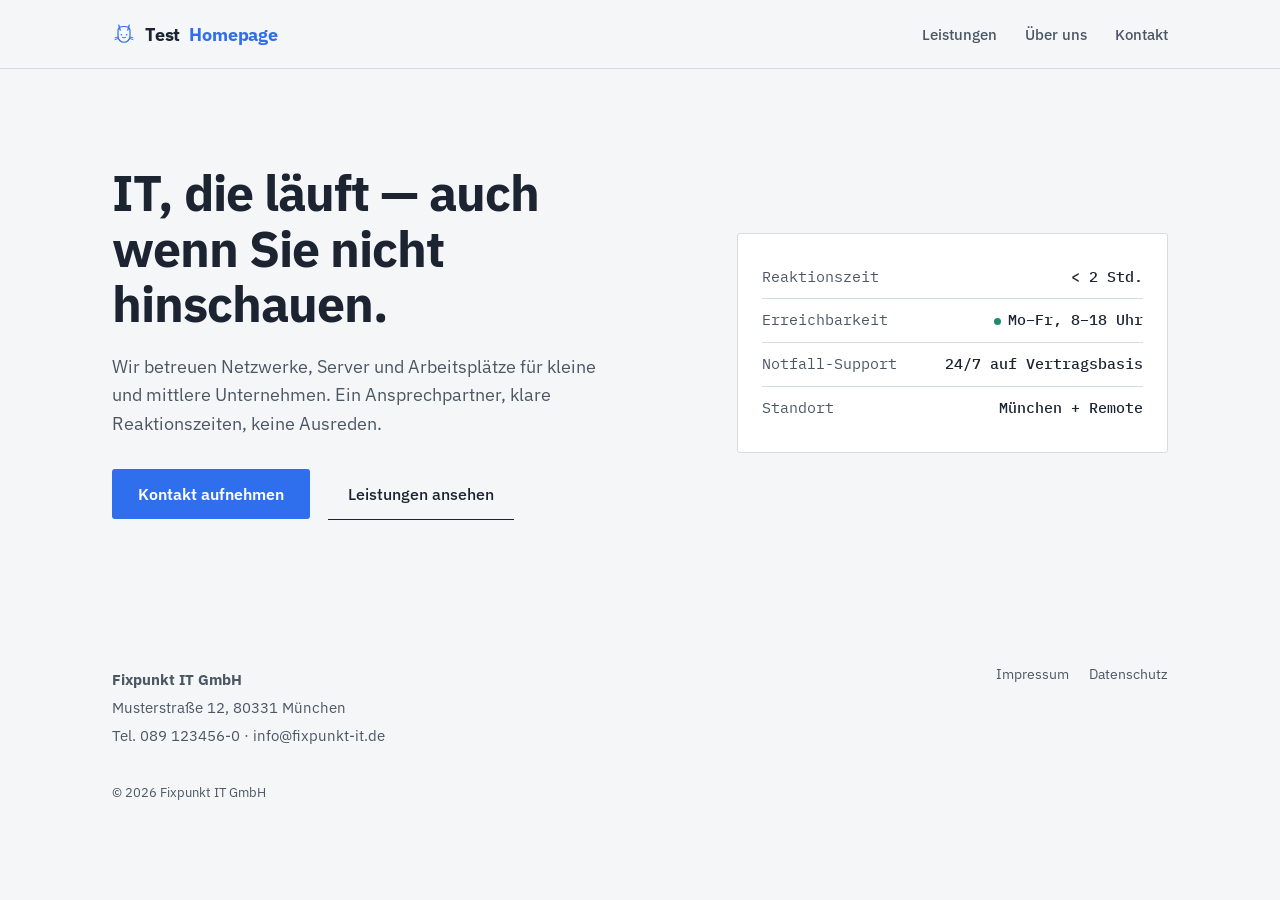
<file: index.html>
<!DOCTYPE html>
<html lang="de">
<head>
<meta charset="UTF-8">
<meta name="viewport" content="width=device-width, initial-scale=1.0">
<title>Fixpunkt IT — IT-Systemhaus</title>
<meta name="description" content="Fixpunkt IT — Netzwerke, Server, Cloud und IT-Support für Unternehmen.">
<link rel="preconnect" href="https://fonts.googleapis.com">
<link rel="preconnect" href="https://fonts.gstatic.com" crossorigin>
<link href="https://fonts.googleapis.com/css2?family=IBM+Plex+Sans:wght@400;500;600;700&family=IBM+Plex+Mono:wght@400;500&display=swap" rel="stylesheet">
<link rel="stylesheet" href="style.css">
</head>
<body>

<header>
  <div class="wrap">
    <a href="index.html" class="brand">
      <svg class="brand-icon" width="24" height="24" viewBox="0 0 32 32" fill="none" xmlns="http://www.w3.org/2000/svg" aria-hidden="true">
        <path d="M9 4L11 11M23 4L21 11" stroke="currentColor" stroke-width="1.6" stroke-linecap="round"/>
        <path d="M8 11C8 8 10 6 16 6C22 6 24 8 24 11V19C24 23.4183 20.4183 27 16 27C11.5817 27 8 23.4183 8 19V11Z" stroke="currentColor" stroke-width="1.6" stroke-linejoin="round"/>
        <circle cx="12.5" cy="17" r="1.1" fill="currentColor"/>
        <circle cx="19.5" cy="17" r="1.1" fill="currentColor"/>
        <path d="M14 20.5C14.6 21.1 17.4 21.1 18 20.5" stroke="currentColor" stroke-width="1.4" stroke-linecap="round"/>
        <path d="M8 20L4 21M8 22L4 23.5M24 20L28 21M24 22L28 23.5" stroke="currentColor" stroke-width="1.2" stroke-linecap="round"/>
      </svg>
      Test<span>Homepage</span></a>
    <nav aria-label="Hauptnavigation">
      <ul>
        <li><a href="leistungen.html">Leistungen</a></li>
        <li><a href="ueber-uns.html">Über uns</a></li>
        <li><a href="kontakt.html">Kontakt</a></li>
      </ul>
    </nav>
  </div>
</header>

<main>
  <section class="hero">
    <div class="wrap">
      <div>
        <h1>IT, die läuft — auch wenn Sie nicht hinschauen.</h1>
        <p class="lead">Wir betreuen Netzwerke, Server und Arbeitsplätze für kleine und mittlere Unternehmen. Ein Ansprechpartner, klare Reaktionszeiten, keine Ausreden.</p>
        <a href="kontakt.html" class="btn">Kontakt aufnehmen</a>
        <a href="leistungen.html" class="btn-ghost">Leistungen ansehen</a>
      </div>
      <div class="status-panel mono" aria-hidden="true">
        <div class="row"><span class="label">Reaktionszeit</span><span class="val">&lt; 2 Std.</span></div>
        <div class="row"><span class="label">Erreichbarkeit</span><span class="val"><span class="dot"></span>Mo–Fr, 8–18 Uhr</span></div>
        <div class="row"><span class="label">Notfall-Support</span><span class="val">24/7 auf Vertragsbasis</span></div>
        <div class="row"><span class="label">Standort</span><span class="val">München + Remote</span></div>
      </div>
    </div>
  </section>
</main>

<footer>
  <div class="wrap">
    <div class="contact">
      <p><strong>Fixpunkt IT GmbH</strong></p>
      <p>Musterstraße 12, 80331 München</p>
      <p>Tel. 089 123456-0 · info@fixpunkt-it.de</p>
    </div>
    <div class="legal">
      <a href="impressum.html">Impressum</a>
      <a href="datenschutz.html">Datenschutz</a>
    </div>
  </div>
  <div class="wrap">
    <p class="copyright">© 2026 Fixpunkt IT GmbH</p>
  </div>
</footer>

</body>
</html>
</file>
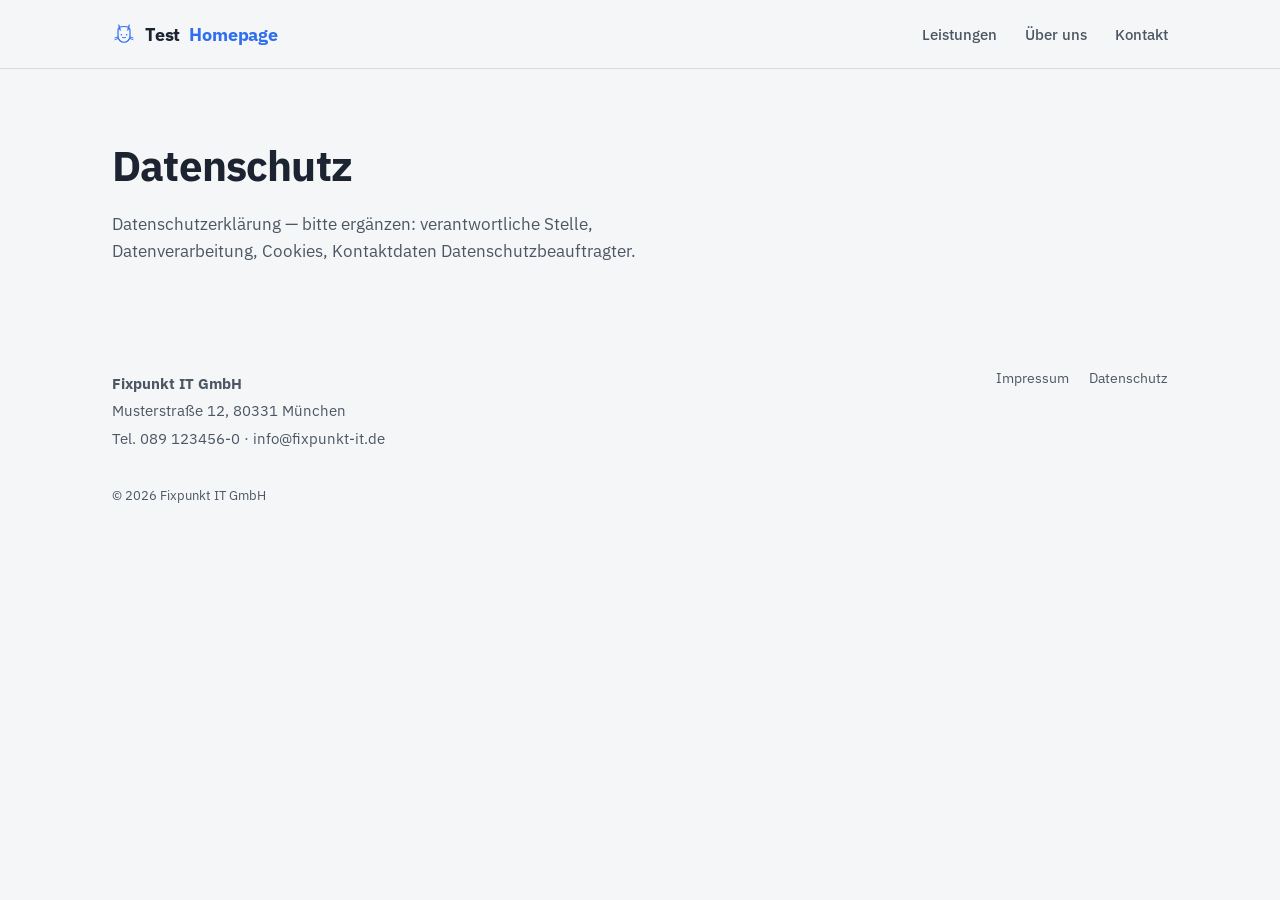
<file: datenschutz.html>
<!DOCTYPE html>
<html lang="de">
<head>
<meta charset="UTF-8">
<meta name="viewport" content="width=device-width, initial-scale=1.0">
<title>Datenschutz — Fixpunkt IT</title>
<link rel="preconnect" href="https://fonts.googleapis.com">
<link rel="preconnect" href="https://fonts.gstatic.com" crossorigin>
<link href="https://fonts.googleapis.com/css2?family=IBM+Plex+Sans:wght@400;500;600;700&family=IBM+Plex+Mono:wght@400;500&display=swap" rel="stylesheet">
<link rel="stylesheet" href="style.css">
</head>
<body>

<header>
  <div class="wrap">
    <a href="index.html" class="brand">
      <svg class="brand-icon" width="24" height="24" viewBox="0 0 32 32" fill="none" xmlns="http://www.w3.org/2000/svg" aria-hidden="true">
        <path d="M9 4L11 11M23 4L21 11" stroke="currentColor" stroke-width="1.6" stroke-linecap="round"/>
        <path d="M8 11C8 8 10 6 16 6C22 6 24 8 24 11V19C24 23.4183 20.4183 27 16 27C11.5817 27 8 23.4183 8 19V11Z" stroke="currentColor" stroke-width="1.6" stroke-linejoin="round"/>
        <circle cx="12.5" cy="17" r="1.1" fill="currentColor"/>
        <circle cx="19.5" cy="17" r="1.1" fill="currentColor"/>
        <path d="M14 20.5C14.6 21.1 17.4 21.1 18 20.5" stroke="currentColor" stroke-width="1.4" stroke-linecap="round"/>
        <path d="M8 20L4 21M8 22L4 23.5M24 20L28 21M24 22L28 23.5" stroke="currentColor" stroke-width="1.2" stroke-linecap="round"/>
      </svg>
      Test<span>Homepage</span></a>
    <nav aria-label="Hauptnavigation">
      <ul>
        <li><a href="leistungen.html">Leistungen</a></li>
        <li><a href="ueber-uns.html">Über uns</a></li>
        <li><a href="kontakt.html">Kontakt</a></li>
      </ul>
    </nav>
  </div>
</header>

<main>
  <section class="page-header">
    <div class="wrap">
      <h1>Datenschutz</h1>
      <p>Datenschutzerklärung — bitte ergänzen: verantwortliche Stelle, Datenverarbeitung, Cookies, Kontaktdaten Datenschutzbeauftragter.</p>
    </div>
  </section>
</main>

<footer>
  <div class="wrap">
    <div class="contact">
      <p><strong>Fixpunkt IT GmbH</strong></p>
      <p>Musterstraße 12, 80331 München</p>
      <p>Tel. 089 123456-0 · info@fixpunkt-it.de</p>
    </div>
    <div class="legal">
      <a href="impressum.html">Impressum</a>
      <a href="datenschutz.html">Datenschutz</a>
    </div>
  </div>
  <div class="wrap">
    <p class="copyright">© 2026 Fixpunkt IT GmbH</p>
  </div>
</footer>

</body>
</html>
</file>
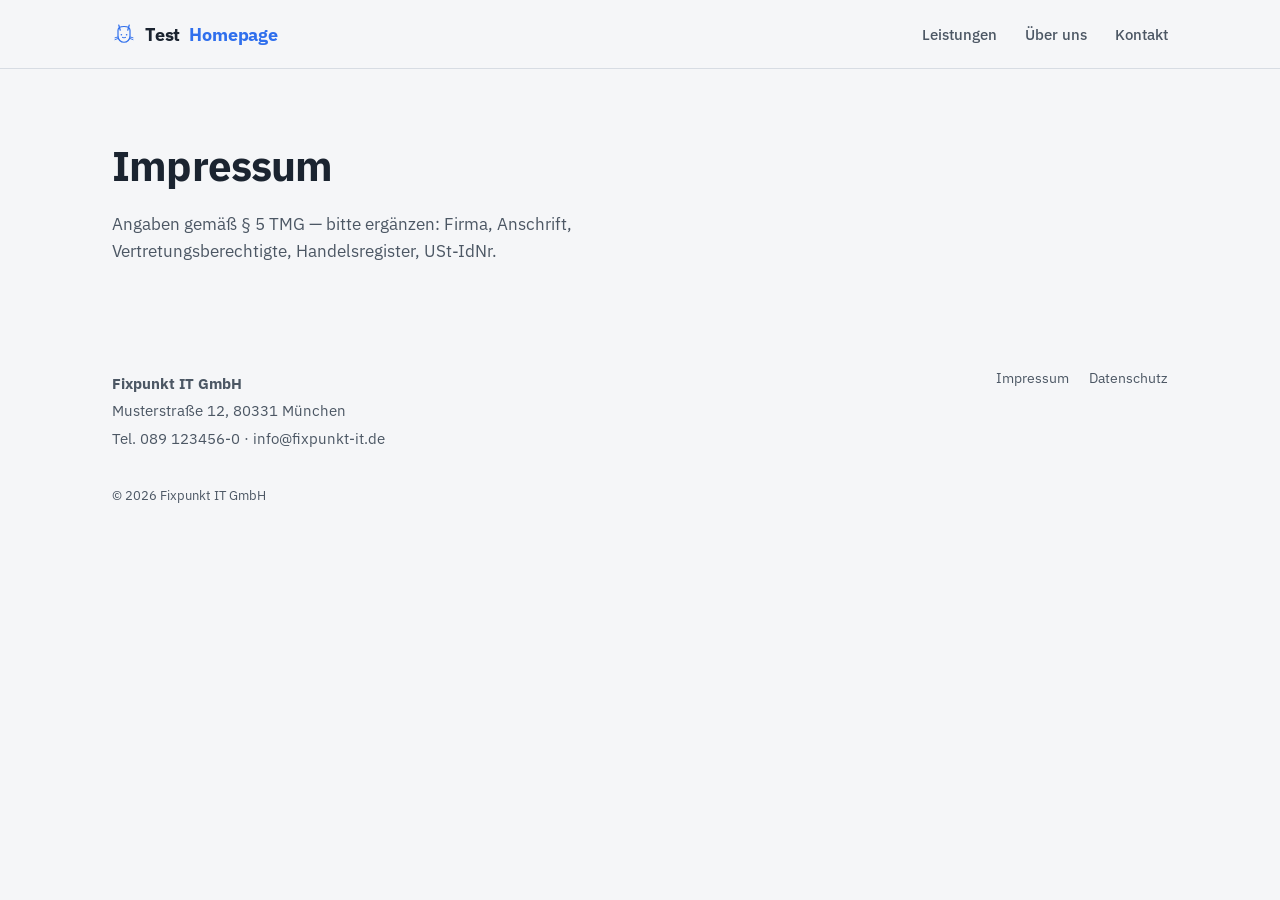
<file: impressum.html>
<!DOCTYPE html>
<html lang="de">
<head>
<meta charset="UTF-8">
<meta name="viewport" content="width=device-width, initial-scale=1.0">
<title>Impressum — Fixpunkt IT</title>
<link rel="preconnect" href="https://fonts.googleapis.com">
<link rel="preconnect" href="https://fonts.gstatic.com" crossorigin>
<link href="https://fonts.googleapis.com/css2?family=IBM+Plex+Sans:wght@400;500;600;700&family=IBM+Plex+Mono:wght@400;500&display=swap" rel="stylesheet">
<link rel="stylesheet" href="style.css">
</head>
<body>

<header>
  <div class="wrap">
    <a href="index.html" class="brand">
      <svg class="brand-icon" width="24" height="24" viewBox="0 0 32 32" fill="none" xmlns="http://www.w3.org/2000/svg" aria-hidden="true">
        <path d="M9 4L11 11M23 4L21 11" stroke="currentColor" stroke-width="1.6" stroke-linecap="round"/>
        <path d="M8 11C8 8 10 6 16 6C22 6 24 8 24 11V19C24 23.4183 20.4183 27 16 27C11.5817 27 8 23.4183 8 19V11Z" stroke="currentColor" stroke-width="1.6" stroke-linejoin="round"/>
        <circle cx="12.5" cy="17" r="1.1" fill="currentColor"/>
        <circle cx="19.5" cy="17" r="1.1" fill="currentColor"/>
        <path d="M14 20.5C14.6 21.1 17.4 21.1 18 20.5" stroke="currentColor" stroke-width="1.4" stroke-linecap="round"/>
        <path d="M8 20L4 21M8 22L4 23.5M24 20L28 21M24 22L28 23.5" stroke="currentColor" stroke-width="1.2" stroke-linecap="round"/>
      </svg>
      Test<span>Homepage</span></a>
    <nav aria-label="Hauptnavigation">
      <ul>
        <li><a href="leistungen.html">Leistungen</a></li>
        <li><a href="ueber-uns.html">Über uns</a></li>
        <li><a href="kontakt.html">Kontakt</a></li>
      </ul>
    </nav>
  </div>
</header>

<main>
  <section class="page-header">
    <div class="wrap">
      <h1>Impressum</h1>
      <p>Angaben gemäß § 5 TMG — bitte ergänzen: Firma, Anschrift, Vertretungsberechtigte, Handelsregister, USt-IdNr.</p>
    </div>
  </section>
</main>

<footer>
  <div class="wrap">
    <div class="contact">
      <p><strong>Fixpunkt IT GmbH</strong></p>
      <p>Musterstraße 12, 80331 München</p>
      <p>Tel. 089 123456-0 · info@fixpunkt-it.de</p>
    </div>
    <div class="legal">
      <a href="impressum.html">Impressum</a>
      <a href="datenschutz.html">Datenschutz</a>
    </div>
  </div>
  <div class="wrap">
    <p class="copyright">© 2026 Fixpunkt IT GmbH</p>
  </div>
</footer>

</body>
</html>
</file>
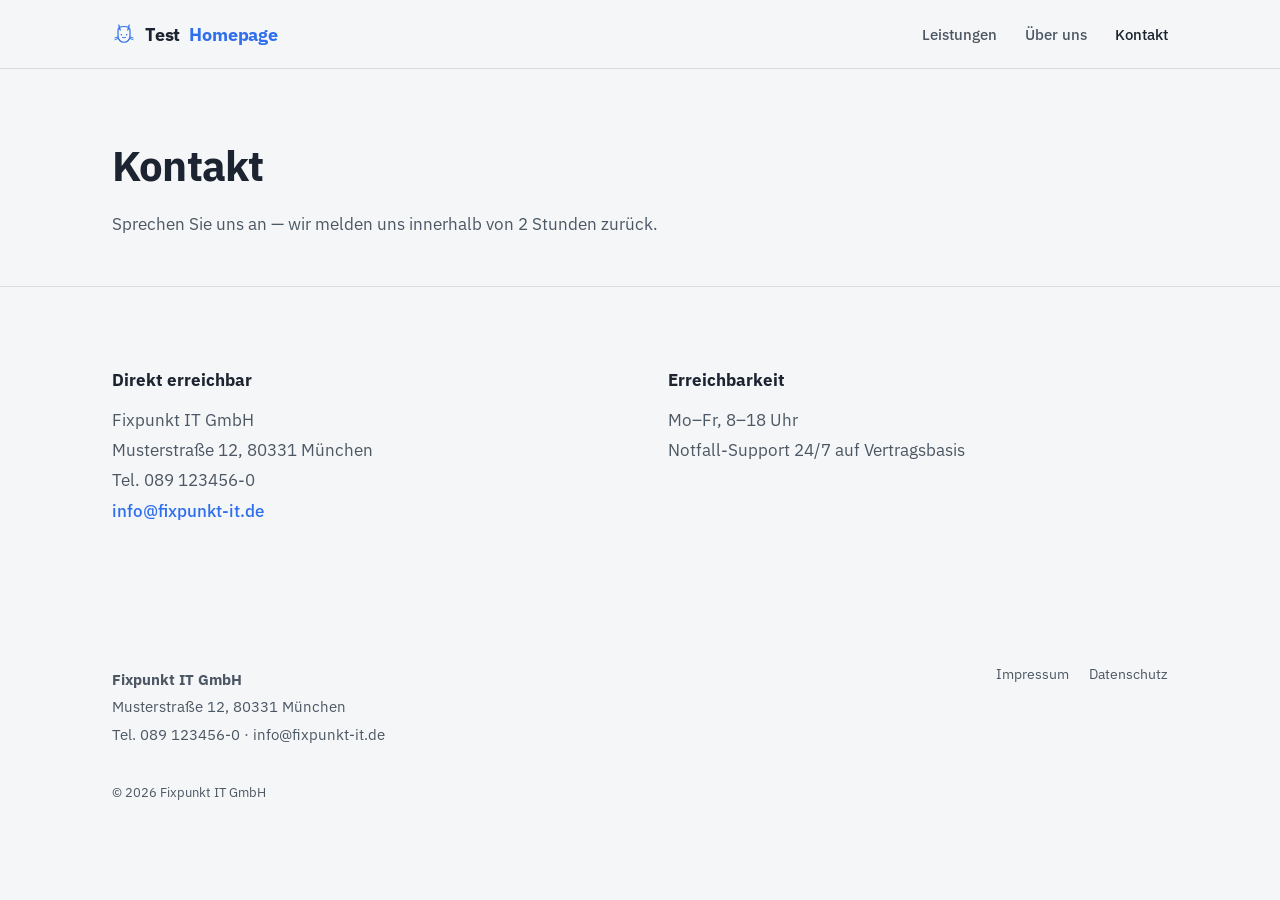
<file: kontakt.html>
<!DOCTYPE html>
<html lang="de">
<head>
<meta charset="UTF-8">
<meta name="viewport" content="width=device-width, initial-scale=1.0">
<title>Kontakt — Fixpunkt IT</title>
<link rel="preconnect" href="https://fonts.googleapis.com">
<link rel="preconnect" href="https://fonts.gstatic.com" crossorigin>
<link href="https://fonts.googleapis.com/css2?family=IBM+Plex+Sans:wght@400;500;600;700&family=IBM+Plex+Mono:wght@400;500&display=swap" rel="stylesheet">
<link rel="stylesheet" href="style.css">
</head>
<body>

<header>
  <div class="wrap">
    <a href="index.html" class="brand">
      <svg class="brand-icon" width="24" height="24" viewBox="0 0 32 32" fill="none" xmlns="http://www.w3.org/2000/svg" aria-hidden="true">
        <path d="M9 4L11 11M23 4L21 11" stroke="currentColor" stroke-width="1.6" stroke-linecap="round"/>
        <path d="M8 11C8 8 10 6 16 6C22 6 24 8 24 11V19C24 23.4183 20.4183 27 16 27C11.5817 27 8 23.4183 8 19V11Z" stroke="currentColor" stroke-width="1.6" stroke-linejoin="round"/>
        <circle cx="12.5" cy="17" r="1.1" fill="currentColor"/>
        <circle cx="19.5" cy="17" r="1.1" fill="currentColor"/>
        <path d="M14 20.5C14.6 21.1 17.4 21.1 18 20.5" stroke="currentColor" stroke-width="1.4" stroke-linecap="round"/>
        <path d="M8 20L4 21M8 22L4 23.5M24 20L28 21M24 22L28 23.5" stroke="currentColor" stroke-width="1.2" stroke-linecap="round"/>
      </svg>
      Test<span>Homepage</span></a>
    <nav aria-label="Hauptnavigation">
      <ul>
        <li><a href="leistungen.html">Leistungen</a></li>
        <li><a href="ueber-uns.html">Über uns</a></li>
        <li><a href="kontakt.html" class="active" aria-current="page">Kontakt</a></li>
      </ul>
    </nav>
  </div>
</header>

<main>
  <section class="page-header">
    <div class="wrap">
      <h1>Kontakt</h1>
      <p>Sprechen Sie uns an — wir melden uns innerhalb von 2 Stunden zurück.</p>
    </div>
  </section>

  <section>
    <div class="wrap contact-grid">
      <div>
        <h3>Direkt erreichbar</h3>
        <p>Fixpunkt IT GmbH</p>
        <p>Musterstraße 12, 80331 München</p>
        <p>Tel. 089 123456-0</p>
        <p><a class="mail" href="mailto:info@fixpunkt-it.de">info@fixpunkt-it.de</a></p>
      </div>
      <div>
        <h3>Erreichbarkeit</h3>
        <p>Mo–Fr, 8–18 Uhr</p>
        <p>Notfall-Support 24/7 auf Vertragsbasis</p>
      </div>
    </div>
  </section>
</main>

<footer>
  <div class="wrap">
    <div class="contact">
      <p><strong>Fixpunkt IT GmbH</strong></p>
      <p>Musterstraße 12, 80331 München</p>
      <p>Tel. 089 123456-0 · info@fixpunkt-it.de</p>
    </div>
    <div class="legal">
      <a href="impressum.html">Impressum</a>
      <a href="datenschutz.html">Datenschutz</a>
    </div>
  </div>
  <div class="wrap">
    <p class="copyright">© 2026 Fixpunkt IT GmbH</p>
  </div>
</footer>

</body>
</html>
</file>
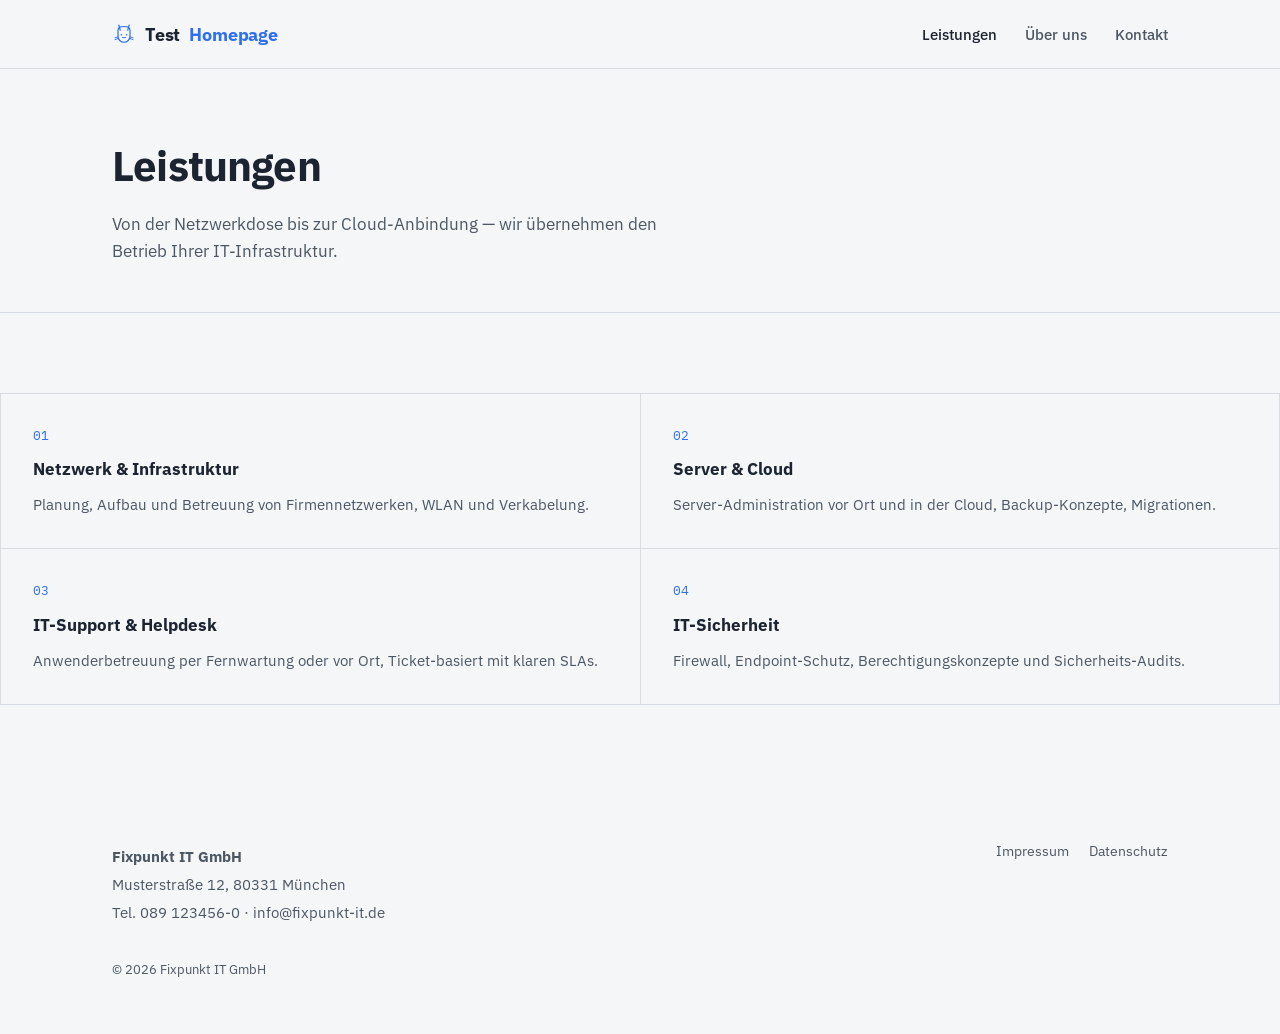
<file: leistungen.html>
<!DOCTYPE html>
<html lang="de">
<head>
<meta charset="UTF-8">
<meta name="viewport" content="width=device-width, initial-scale=1.0">
<title>Leistungen — Fixpunkt IT</title>
<link rel="preconnect" href="https://fonts.googleapis.com">
<link rel="preconnect" href="https://fonts.gstatic.com" crossorigin>
<link href="https://fonts.googleapis.com/css2?family=IBM+Plex+Sans:wght@400;500;600;700&family=IBM+Plex+Mono:wght@400;500&display=swap" rel="stylesheet">
<link rel="stylesheet" href="style.css">
</head>
<body>

<header>
  <div class="wrap">
    <a href="index.html" class="brand">
      <svg class="brand-icon" width="24" height="24" viewBox="0 0 32 32" fill="none" xmlns="http://www.w3.org/2000/svg" aria-hidden="true">
        <path d="M9 4L11 11M23 4L21 11" stroke="currentColor" stroke-width="1.6" stroke-linecap="round"/>
        <path d="M8 11C8 8 10 6 16 6C22 6 24 8 24 11V19C24 23.4183 20.4183 27 16 27C11.5817 27 8 23.4183 8 19V11Z" stroke="currentColor" stroke-width="1.6" stroke-linejoin="round"/>
        <circle cx="12.5" cy="17" r="1.1" fill="currentColor"/>
        <circle cx="19.5" cy="17" r="1.1" fill="currentColor"/>
        <path d="M14 20.5C14.6 21.1 17.4 21.1 18 20.5" stroke="currentColor" stroke-width="1.4" stroke-linecap="round"/>
        <path d="M8 20L4 21M8 22L4 23.5M24 20L28 21M24 22L28 23.5" stroke="currentColor" stroke-width="1.2" stroke-linecap="round"/>
      </svg>
      Test<span>Homepage</span></a>
    <nav aria-label="Hauptnavigation">
      <ul>
        <li><a href="leistungen.html" class="active" aria-current="page">Leistungen</a></li>
        <li><a href="ueber-uns.html">Über uns</a></li>
        <li><a href="kontakt.html">Kontakt</a></li>
      </ul>
    </nav>
  </div>
</header>

<main>
  <section class="page-header">
    <div class="wrap">
      <h1>Leistungen</h1>
      <p>Von der Netzwerkdose bis zur Cloud-Anbindung — wir übernehmen den Betrieb Ihrer IT-Infrastruktur.</p>
    </div>
  </section>

  <section>
    <div class="services">
      <div class="service">
        <span class="num mono">01</span>
        <h3>Netzwerk &amp; Infrastruktur</h3>
        <p>Planung, Aufbau und Betreuung von Firmennetzwerken, WLAN und Verkabelung.</p>
      </div>
      <div class="service">
        <span class="num mono">02</span>
        <h3>Server &amp; Cloud</h3>
        <p>Server-Administration vor Ort und in der Cloud, Backup-Konzepte, Migrationen.</p>
      </div>
      <div class="service">
        <span class="num mono">03</span>
        <h3>IT-Support &amp; Helpdesk</h3>
        <p>Anwenderbetreuung per Fernwartung oder vor Ort, Ticket-basiert mit klaren SLAs.</p>
      </div>
      <div class="service">
        <span class="num mono">04</span>
        <h3>IT-Sicherheit</h3>
        <p>Firewall, Endpoint-Schutz, Berechtigungskonzepte und Sicherheits-Audits.</p>
      </div>
    </div>
  </section>
</main>

<footer>
  <div class="wrap">
    <div class="contact">
      <p><strong>Fixpunkt IT GmbH</strong></p>
      <p>Musterstraße 12, 80331 München</p>
      <p>Tel. 089 123456-0 · info@fixpunkt-it.de</p>
    </div>
    <div class="legal">
      <a href="impressum.html">Impressum</a>
      <a href="datenschutz.html">Datenschutz</a>
    </div>
  </div>
  <div class="wrap">
    <p class="copyright">© 2026 Fixpunkt IT GmbH</p>
  </div>
</footer>

</body>
</html>
</file>
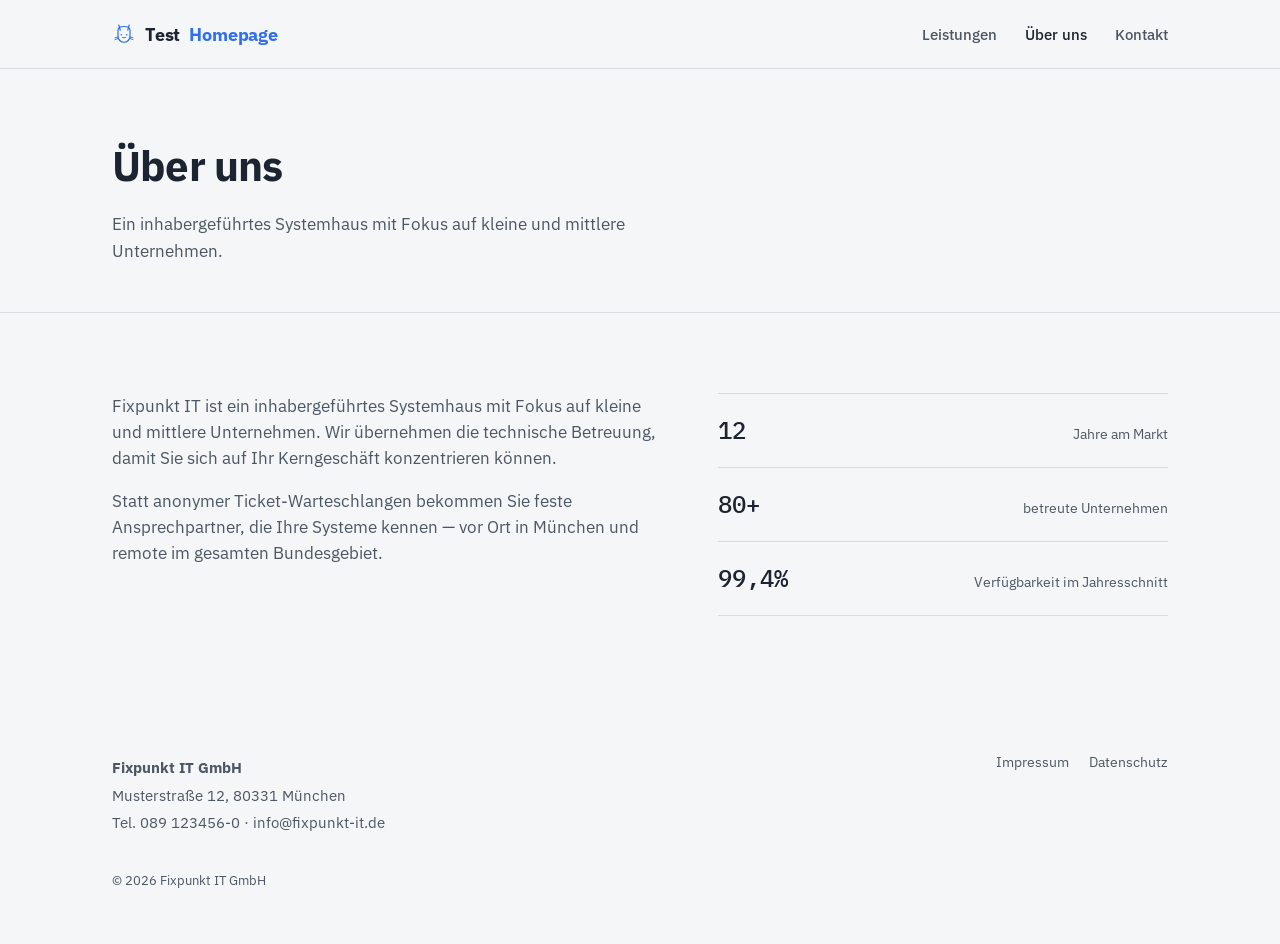
<file: ueber-uns.html>
<!DOCTYPE html>
<html lang="de">
<head>
<meta charset="UTF-8">
<meta name="viewport" content="width=device-width, initial-scale=1.0">
<title>Über uns — Fixpunkt IT</title>
<link rel="preconnect" href="https://fonts.googleapis.com">
<link rel="preconnect" href="https://fonts.gstatic.com" crossorigin>
<link href="https://fonts.googleapis.com/css2?family=IBM+Plex+Sans:wght@400;500;600;700&family=IBM+Plex+Mono:wght@400;500&display=swap" rel="stylesheet">
<link rel="stylesheet" href="style.css">
</head>
<body>

<header>
  <div class="wrap">
    <a href="index.html" class="brand">
      <svg class="brand-icon" width="24" height="24" viewBox="0 0 32 32" fill="none" xmlns="http://www.w3.org/2000/svg" aria-hidden="true">
        <path d="M9 4L11 11M23 4L21 11" stroke="currentColor" stroke-width="1.6" stroke-linecap="round"/>
        <path d="M8 11C8 8 10 6 16 6C22 6 24 8 24 11V19C24 23.4183 20.4183 27 16 27C11.5817 27 8 23.4183 8 19V11Z" stroke="currentColor" stroke-width="1.6" stroke-linejoin="round"/>
        <circle cx="12.5" cy="17" r="1.1" fill="currentColor"/>
        <circle cx="19.5" cy="17" r="1.1" fill="currentColor"/>
        <path d="M14 20.5C14.6 21.1 17.4 21.1 18 20.5" stroke="currentColor" stroke-width="1.4" stroke-linecap="round"/>
        <path d="M8 20L4 21M8 22L4 23.5M24 20L28 21M24 22L28 23.5" stroke="currentColor" stroke-width="1.2" stroke-linecap="round"/>
      </svg>
      Test<span>Homepage</span></a>
    <nav aria-label="Hauptnavigation">
      <ul>
        <li><a href="leistungen.html">Leistungen</a></li>
        <li><a href="ueber-uns.html" class="active" aria-current="page">Über uns</a></li>
        <li><a href="kontakt.html">Kontakt</a></li>
      </ul>
    </nav>
  </div>
</header>

<main>
  <section class="page-header">
    <div class="wrap">
      <h1>Über uns</h1>
      <p>Ein inhabergeführtes Systemhaus mit Fokus auf kleine und mittlere Unternehmen.</p>
    </div>
  </section>

  <section>
    <div class="wrap about">
      <div>
        <p>Fixpunkt IT ist ein inhabergeführtes Systemhaus mit Fokus auf kleine und mittlere Unternehmen. Wir übernehmen die technische Betreuung, damit Sie sich auf Ihr Kerngeschäft konzentrieren können.</p>
        <p>Statt anonymer Ticket-Warteschlangen bekommen Sie feste Ansprechpartner, die Ihre Systeme kennen — vor Ort in München und remote im gesamten Bundesgebiet.</p>
      </div>
      <div class="stats">
        <div class="stat"><span class="n">12</span><span class="d">Jahre am Markt</span></div>
        <div class="stat"><span class="n">80+</span><span class="d">betreute Unternehmen</span></div>
        <div class="stat"><span class="n">99,4%</span><span class="d">Verfügbarkeit im Jahresschnitt</span></div>
      </div>
    </div>
  </section>
</main>

<footer>
  <div class="wrap">
    <div class="contact">
      <p><strong>Fixpunkt IT GmbH</strong></p>
      <p>Musterstraße 12, 80331 München</p>
      <p>Tel. 089 123456-0 · info@fixpunkt-it.de</p>
    </div>
    <div class="legal">
      <a href="impressum.html">Impressum</a>
      <a href="datenschutz.html">Datenschutz</a>
    </div>
  </div>
  <div class="wrap">
    <p class="copyright">© 2026 Fixpunkt IT GmbH</p>
  </div>
</footer>

</body>
</html>
</file>
<file: style.css>
:root{
    --bg: #F5F6F8;
    --bg-raised: #FFFFFF;
    --ink: #1B2430;
    --ink-soft: #4C5764;
    --line: #D7DCE3;
    --accent: #2F6FED;
    --accent-ink: #12306F;
    --teal: #1F8A70;
    --radius: 3px;
    --maxw: 1120px;
  }

  *{ box-sizing: border-box; }
  html{ scroll-behavior: smooth; }

  body{
    margin: 0;
    background: var(--bg);
    color: var(--ink);
    font-family: 'IBM Plex Sans', -apple-system, sans-serif;
    font-size: 17px;
    line-height: 1.55;
    -webkit-font-smoothing: antialiased;
  }

  .mono{ font-family: 'IBM Plex Mono', monospace; }

  a{ color: inherit; }

  .wrap{
    max-width: var(--maxw);
    margin: 0 auto;
    padding: 0 32px;
  }

  /* Header */
  header{
    position: sticky;
    top: 0;
    background: rgba(245,246,248,0.92);
    backdrop-filter: blur(6px);
    border-bottom: 1px solid var(--line);
    z-index: 10;
  }
  header .wrap{
    display: flex;
    align-items: center;
    justify-content: space-between;
    height: 68px;
  }
  .brand{
    display: flex;
    align-items: center;
    gap: 9px;
    font-weight: 700;
    font-size: 1.15rem;
    letter-spacing: -0.01em;
    text-decoration: none;
    color: var(--ink);
  }
  .brand span{ color: var(--accent); }
  .brand-icon{
    width: 24px;
    height: 24px;
    color: var(--accent);
    flex-shrink: 0;
  }
  nav ul{
    display: flex;
    gap: 28px;
    list-style: none;
    margin: 0;
    padding: 0;
  }
  nav a{
    text-decoration: none;
    color: var(--ink-soft);
    font-size: 0.95rem;
    font-weight: 500;
    transition: color 0.15s ease;
  }
  nav a:hover, nav a:focus-visible{ color: var(--accent); }
  nav a.active{ color: var(--ink); }

  /* Page header (Unterseiten) */
  .page-header{
    padding: 64px 0 48px;
    border-bottom: 1px solid var(--line);
  }
  .page-header h1{
    font-size: clamp(1.9rem, 3.5vw, 2.6rem);
    letter-spacing: -0.02em;
    margin: 0 0 14px;
  }
  .page-header p{
    color: var(--ink-soft);
    max-width: 58ch;
    font-size: 1.05rem;
    margin: 0;
  }

  /* Kontaktseite */
  .contact-grid{
    display: grid;
    grid-template-columns: 1fr 1fr;
    gap: 56px;
  }
  .contact-grid h3{ margin: 0 0 14px; font-size: 1.05rem; }
  .contact-grid p{ margin: 4px 0; color: var(--ink-soft); }
  .contact-grid a.mail{ color: var(--accent); text-decoration: none; font-weight: 500; }
  @media (max-width: 760px){
    .contact-grid{ grid-template-columns: 1fr; }
  }

  /* Hero */
  .hero{
    padding: 96px 0 88px;
    border-bottom: 1px solid var(--line);
  }
  .hero .wrap{
    display: grid;
    grid-template-columns: 1.3fr 1fr;
    gap: 64px;
    align-items: center;
  }
  .hero h1{
    font-size: clamp(2.1rem, 4vw, 3.1rem);
    line-height: 1.12;
    letter-spacing: -0.02em;
    margin: 0 0 20px;
  }
  .hero p.lead{
    font-size: 1.15rem;
    color: var(--ink-soft);
    max-width: 46ch;
    margin: 0 0 32px;
  }
  .btn{
    display: inline-block;
    background: var(--accent);
    color: #fff;
    text-decoration: none;
    padding: 13px 26px;
    border-radius: var(--radius);
    font-weight: 600;
    font-size: 0.98rem;
    transition: background 0.15s ease;
  }
  .btn:hover, .btn:focus-visible{ background: var(--accent-ink); }
  .btn-ghost{
    display: inline-block;
    margin-left: 14px;
    padding: 13px 20px;
    text-decoration: none;
    color: var(--ink);
    font-weight: 500;
    font-size: 0.98rem;
    border-bottom: 1px solid var(--ink);
  }

  /* status panel */
  .status-panel{
    background: var(--bg-raised);
    border: 1px solid var(--line);
    border-radius: var(--radius);
    padding: 22px 24px;
  }
  .status-panel .row{
    display: flex;
    justify-content: space-between;
    align-items: baseline;
    padding: 10px 0;
    border-bottom: 1px solid var(--line);
    font-size: 0.92rem;
  }
  .status-panel .row:last-child{ border-bottom: none; }
  .status-panel .label{ color: var(--ink-soft); }
  .status-panel .val{ font-weight: 500; }
  .dot{
    display: inline-block;
    width: 7px; height: 7px;
    border-radius: 50%;
    background: var(--teal);
    margin-right: 7px;
  }

  /* Sections */
  section{ padding: 80px 0; border-bottom: 1px solid var(--line); }
  section:last-of-type{ border-bottom: none; }

  h2{
    font-size: 1.9rem;
    letter-spacing: -0.015em;
    margin: 0 0 12px;
  }
  .section-intro{
    color: var(--ink-soft);
    max-width: 58ch;
    margin: 0 0 44px;
    font-size: 1.02rem;
  }

  /* Leistungen */
  .services{
    display: grid;
    grid-template-columns: repeat(2, 1fr);
    border-top: 1px solid var(--line);
    border-left: 1px solid var(--line);
  }
  .service{
    padding: 32px;
    border-right: 1px solid var(--line);
    border-bottom: 1px solid var(--line);
  }
  .service h3{
    margin: 0 0 10px;
    font-size: 1.08rem;
  }
  .service p{
    margin: 0;
    color: var(--ink-soft);
    font-size: 0.96rem;
  }
  .service .num{
    font-family: 'IBM Plex Mono', monospace;
    font-size: 0.82rem;
    color: var(--accent);
    display: block;
    margin-bottom: 10px;
  }

  /* Ueber uns */
  .about{
    display: grid;
    grid-template-columns: 1.1fr 0.9fr;
    gap: 56px;
  }
  .about p{ color: var(--ink-soft); margin: 0 0 16px; }
  .stats{
    display: flex;
    flex-direction: column;
    gap: 0;
    border-top: 1px solid var(--line);
  }
  .stat{
    display: flex;
    justify-content: space-between;
    align-items: baseline;
    padding: 18px 0;
    border-bottom: 1px solid var(--line);
  }
  .stat .n{
    font-family: 'IBM Plex Mono', monospace;
    font-size: 1.5rem;
    font-weight: 500;
    color: var(--ink);
  }
  .stat .d{
    color: var(--ink-soft);
    font-size: 0.9rem;
    text-align: right;
  }

  /* Kontakt / Footer */
  footer{
    padding: 56px 0 40px;
  }
  footer .wrap{
    display: flex;
    justify-content: space-between;
    align-items: flex-start;
    flex-wrap: wrap;
    gap: 24px;
  }
  footer .contact p{
    margin: 4px 0;
    color: var(--ink-soft);
    font-size: 0.95rem;
  }
  footer .legal{
    display: flex;
    gap: 20px;
    font-size: 0.88rem;
  }
  footer .legal a{
    text-decoration: none;
    color: var(--ink-soft);
  }
  footer .legal a:hover{ color: var(--accent); }
  footer .copyright{
    color: var(--ink-soft);
    font-size: 0.82rem;
    margin-top: 32px;
  }

  @media (max-width: 760px){
    .hero .wrap{ grid-template-columns: 1fr; gap: 40px; }
    .services{ grid-template-columns: 1fr; }
    .about{ grid-template-columns: 1fr; }
    nav ul{ gap: 16px; }
    nav a{ font-size: 0.86rem; }
    .btn-ghost{ display: block; margin: 12px 0 0; border-bottom: none; }
  }

  @media (prefers-reduced-motion: reduce){
    html{ scroll-behavior: auto; }
    *{ transition: none !important; }
  }

  :focus-visible{
    outline: 2px solid var(--accent);
    outline-offset: 2px;
  }
</file>
